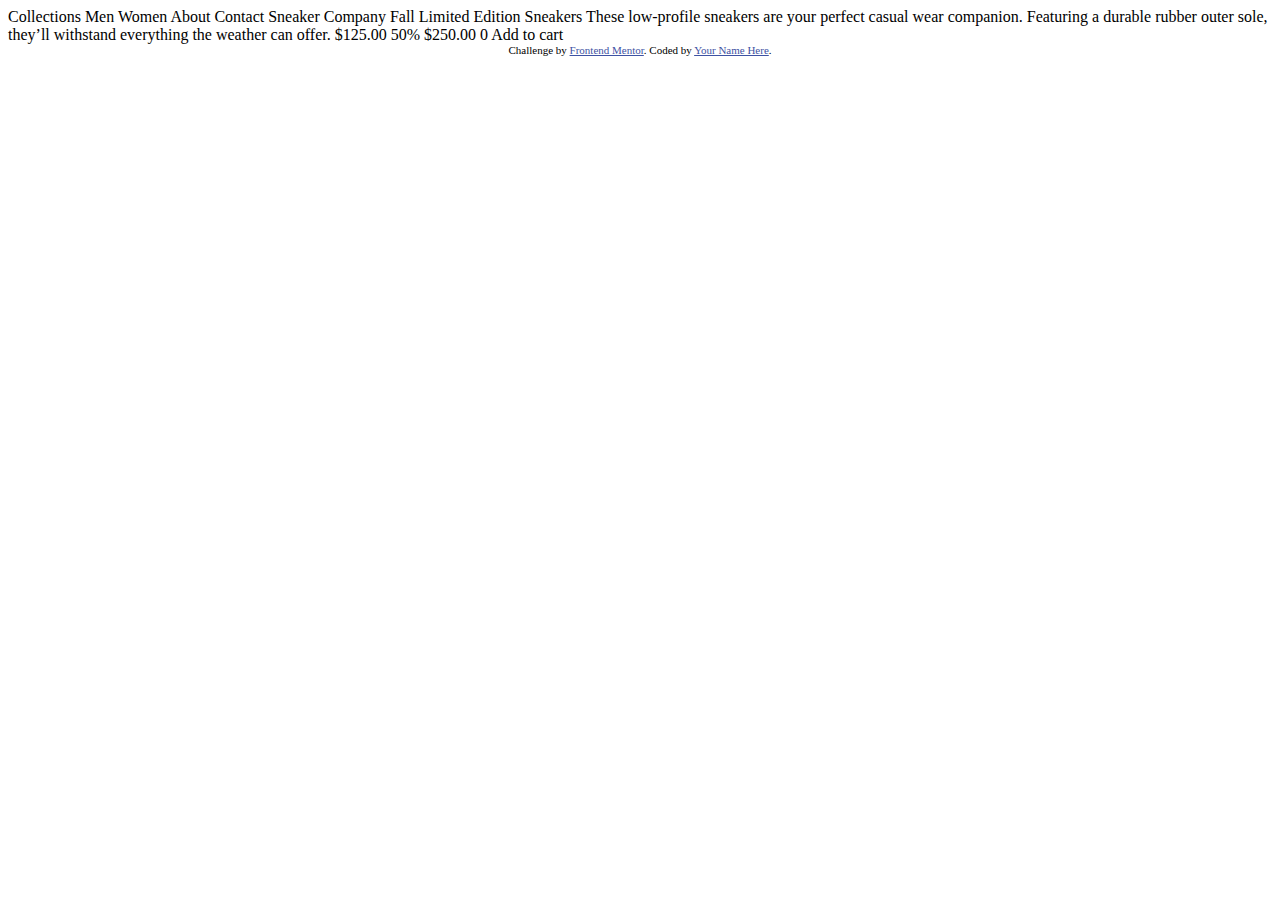
<file: final-imgs/index.html>
<!DOCTYPE html>
<html lang="en">
<head>
  <meta charset="UTF-8">
  <meta name="viewport" content="width=device-width, initial-scale=1.0"> <!-- displays site properly based on user's device -->

  <link rel="icon" type="image/png" sizes="32x32" href="./images/favicon-32x32.png">
  
  <title>Frontend Mentor | E-commerce product page</title>

  <!-- Feel free to remove these styles or customise in your own stylesheet 👍 -->
  <style>
    .attribution { font-size: 11px; text-align: center; }
    .attribution a { color: hsl(228, 45%, 44%); }
  </style>
</head>
<body>

  Collections
  Men
  Women
  About
  Contact

  Sneaker Company

  Fall Limited Edition Sneakers

  These low-profile sneakers are your perfect casual wear companion. Featuring a 
  durable rubber outer sole, they’ll withstand everything the weather can offer.

  $125.00
  50%
  $250.00

  0
  Add to cart
  
  <div class="attribution">
    Challenge by <a href="https://www.frontendmentor.io?ref=challenge" target="_blank">Frontend Mentor</a>. 
    Coded by <a href="#">Your Name Here</a>.
  </div>
</body>
</html>
</file>
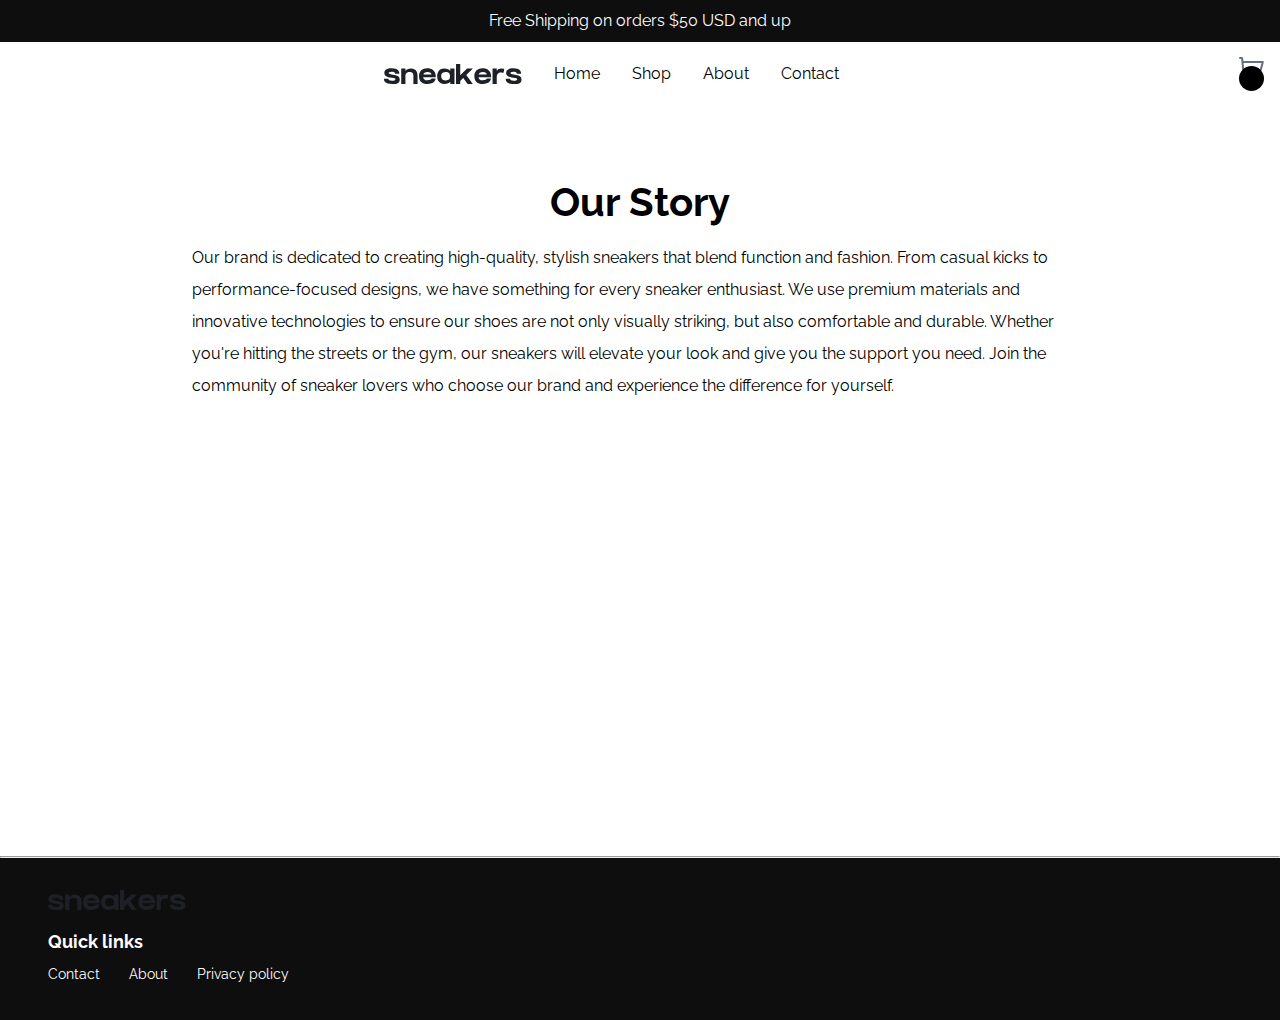
<file: about.html>
<!DOCTYPE html>
<html lang="en">
<head>
    <meta charset="UTF-8">
    <meta http-equiv="X-UA-Compatible" content="IE=edge">
    <meta name="viewport" content="width=device-width, initial-scale=1.0">
    <!-- bootstrap -->
    <script src="https://cdn.jsdelivr.net/npm/bootstrap@5.0.2/dist/js/bootstrap.bundle.min.js" 
    integrity="sha384-MrcW6ZMFYlzcLA8Nl+NtUVF0sA7MsXsP1UyJoMp4YLEuNSfAP+JcXn/tWtIaxVXM" crossorigin="anonymous"></script>
    <!-- custom font -->
    <link rel="preconnect" href="https://fonts.googleapis.com">
    <link rel="preconnect" href="https://fonts.gstatic.com" crossorigin>
    <link href="https://fonts.googleapis.com/css2?family=Raleway&family=Roboto&display=swap" rel="stylesheet">
    <link rel="icon" type="image/x-icon" href="/final-imgs/favicon-32x32.png">
    <!-- css styles -->
    <link rel="stylesheet" href="/css/final-main.css">
    <title>About us</title>

</head>
<body>
    <header>
        <p>Free Shipping on orders $50 USD and up</p>
    </header>
    <!-- <hr> -->
    <!-- navigation ----------------------------------------------------------------------------- -->
    <div id="nav">
        <div id="logo-menu-container">
            <div class="hamburger-nav">
                <span class="bar"></span>
                <span class="bar"></span>
                <span class="bar"></span>
            </div>
            <!-- mobile logo -->
            <a href="/index.html"><img src="/final-imgs/logo.svg" alt="logo" id="mobile-logo"></a>
            <!-- cart list -->
            <ul id="cart-list" class="cart-mobile">
                <li>
                    <a href="/cart.html">
                        <p id="cart-icon"><img src="/final-imgs/icon-cart.svg" alt="cart icon"></p>
                        <p class="cart-icon-quantity" id="home-cart"></p>
                    </a>
                </li>
            </ul>
        </div>

        
        <ul id="main-nav">
            <li><a href="/index.html"><img src="/final-imgs/logo.svg" alt="logo"></a></li>
            <li><a href="/index.html">Home</a></li>
            <li><a href="landing-page.html">Shop</a></li>
            <li><a href="/about.html">About</a></li>
            <li><a href="/contact.html">Contact</a></li>
        </ul>
        <ul id="cart-list" class="cart-web">
            <li>
                <a href="/cart.html">
                    <p id="cart-icon"><img src="/final-imgs/icon-cart.svg" alt="cart icon"></p>
                    <p class="cart-icon-quantity" id="home-cart" class="cart-web"></p>
                </a>
            </li>
        </ul>
    </div>
    <!-- mobile nav substitution -->
    <ul id="mobile-nav">
        <li><a href="/sneaker-a/index.html">Home</a></li>
        <li><a href="/landing-page.html">Shop</a></li>
        <li><a href="/about.html">About</a></li>
        <li><a href="/contact.html">Contact</a></li>
    </ul>
    
    <div class="container-fluid">
        <!-- banner section ------------------------------------------------------------------ -->

        <section id="about-page-section">
            <h1>Our Story</h1>
            <p>
                Our brand is dedicated to creating high-quality, stylish sneakers that blend function and fashion. 
                From casual kicks to performance-focused designs, we have something for every sneaker enthusiast. 
                We use premium materials and innovative technologies to ensure our shoes are not only visually striking, 
                but also comfortable and durable. Whether you're hitting the streets or the gym, our sneakers will elevate 
                your look and give you the support you need. Join the community of sneaker lovers who choose our brand and 
                experience the difference for yourself.
            </p>
        </section>

    </div>
    <hr>
    <footer>
        <a href="/index.html"><img src="/final-imgs/logo.svg" alt=""></a>
        <p>Quick links</p>
        <ul>
            <li><a href="/contact.html">Contact</a></li>
            <li><a href="/about.html">About</a></li>
            <li><a href="/privacy.html">Privacy policy</a></li>
        </ul>
    </footer>
<!----------------------------------------------Javascript---------------------------------------------------------------------->
<!-----------------------------------------------Javascript---------------------------------------------------------------------->
<!-----------------------------------------------Javascript---------------------------------------------------------------------->
    <script src="/js/final-project.js"></script>
</body>
</html>
</file>
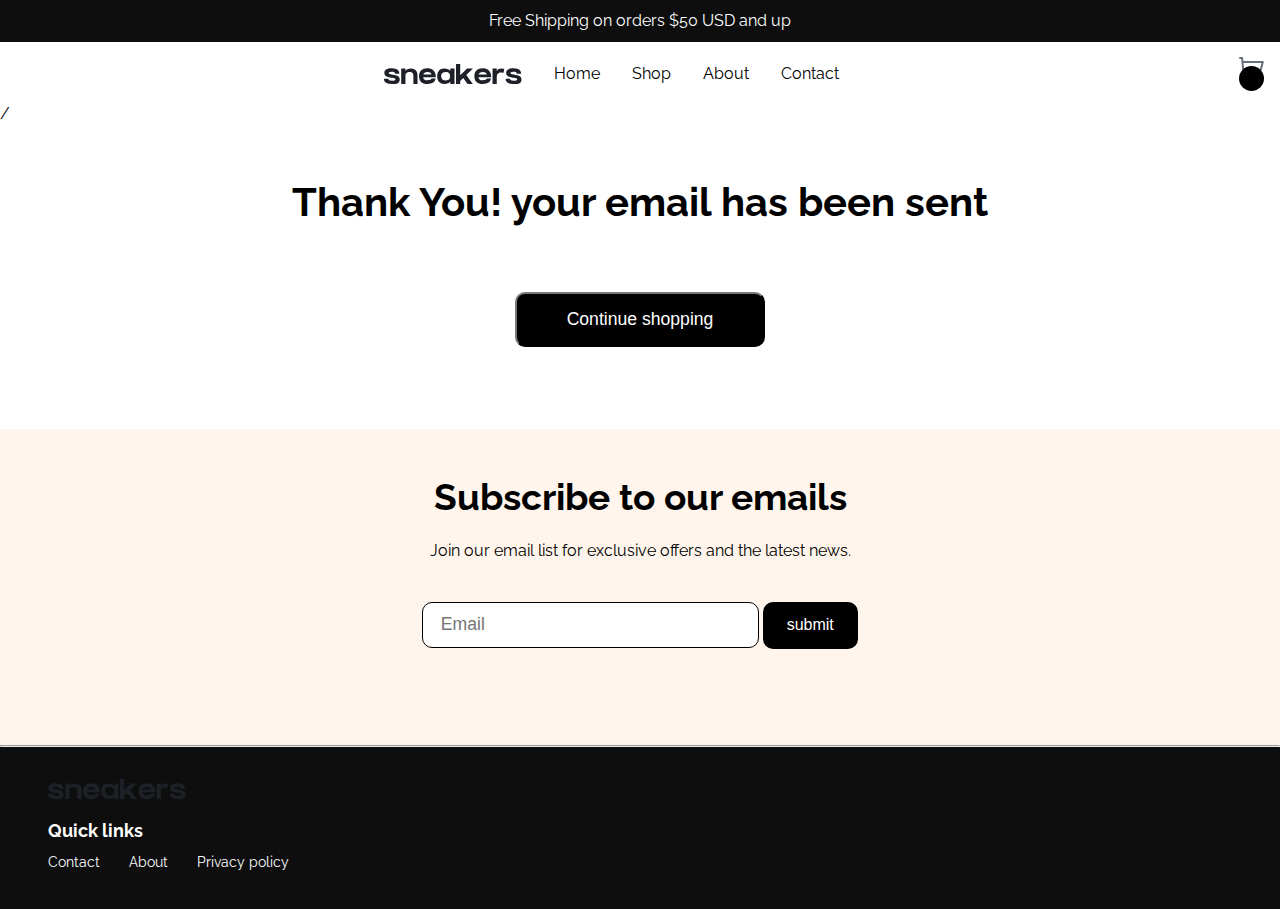
<file: confirmation.html>
<!DOCTYPE html>
<html lang="en">
<head>
    <meta charset="UTF-8">
    <meta http-equiv="X-UA-Compatible" content="IE=edge">
    <meta name="viewport" content="width=device-width, initial-scale=1.0">
    <!-- bootstrap -->
    <script src="https://cdn.jsdelivr.net/npm/bootstrap@5.0.2/dist/js/bootstrap.bundle.min.js" 
    integrity="sha384-MrcW6ZMFYlzcLA8Nl+NtUVF0sA7MsXsP1UyJoMp4YLEuNSfAP+JcXn/tWtIaxVXM" crossorigin="anonymous"></script>
    <!-- custom font -->
    <link rel="preconnect" href="https://fonts.googleapis.com">
    <link rel="preconnect" href="https://fonts.gstatic.com" crossorigin>
    <link href="https://fonts.googleapis.com/css2?family=Raleway&family=Roboto&display=swap" rel="stylesheet">
    <link rel="icon" type="image/x-icon" href="/final-imgs/favicon-32x32.png">
    <!-- css styles -->
    <link rel="stylesheet" href="/css/final-main.css">
    <title>Your Shopping Cart</title>

</head>
<body>
    <header>
        <p>Free Shipping on orders $50 USD and up</p>
    </header>
    <!-- <hr> -->
    <!-- navigation ----------------------------------------------------------------------------- -->
    <div id="nav">
        <div id="logo-menu-container">
            <div class="hamburger-nav">
                <span class="bar"></span>
                <span class="bar"></span>
                <span class="bar"></span>
            </div>
            <!-- mobile logo -->
            <a href="/index.html"><img src="/final-imgs/logo.svg" alt="logo" id="mobile-logo"></a>
            <!-- cart list -->
            <ul id="cart-list" class="cart-mobile">
                <li>
                    <a href="/cart.html">
                        <p id="cart-icon"><img src="/final-imgs/icon-cart.svg" alt="cart icon"></p>
                        <p class="cart-icon-quantity" id="home-cart"></p>
                    </a>
                </li>
            </ul>
        </div>

        
        <ul id="main-nav">
            <li><a href="/index.html"><img src="/final-imgs/logo.svg" alt="logo"></a></li>
            <li><a href="/index.html">Home</a></li>
            <li><a href="/landing-page.html">Shop</a></li>
            <li><a href="/about.html">About</a></li>
            <li><a href="/contact.html">Contact</a></li>
        </ul>
        <ul id="cart-list" class="cart-web">
            <li>
                <a href="/cart.html">
                    <p id="cart-icon"><img src="/final-imgs/icon-cart.svg" alt="cart icon"></p>
                    <p class="cart-icon-quantity" id="home-cart" class="cart-web"></p>
                </a>
            </li>
        </ul>
    </div>
    <!-- mobile nav substitution -->
    <ul id="mobile-nav">
        <li><a href="/index.html">Home</a></li>
        <li><a href="/landing-page.html">Shop</a></li>
        <li><a href="/about.html">About</a></li>
        <li><a href="/contact.html">Contact</a></li>
    </ul>/

    <div class="container-fluid">

        <section id="cart-section">
            <div id="cart-empty">
                <h1 id="cart-empty-h1 confimed-text">Thank You! your email has been sent</h1>
                <div class="cart-empty-button-container">
                    <a href="/landing-page.html">
                        <input type="button" value="Continue shopping" id="cart_empty-btn">
                    </a>
                </div>
            </div>

        </section>
    <!-- email sbscription -->
        <div id="email-subscription">
            <h2>Subscribe to our emails</h2>
            <p>Join our email list for exclusive offers and the latest news.</p>
            <div id="email-input-container">
                <input type="email" placeholder="Email" autocomplete="email" autocorect="off" value="" class="subscribtion-email">
                <button class="subscription-btn">submit</button>
            </div>
        </div>
    </div>
    <hr>
    <footer>
        <a href="/index.html"><img src="/final-imgs/logo.svg" alt=""></a>
        <p>Quick links</p>
        <ul>
            <li><a href="/contact.html">Contact</a></li>
            <li><a href="/about.html">About</a></li>
            <li><a href="/privacy.html">Privacy policy</a></li>
        </ul>
    </footer>
<!-----------------------------------------------Javascript---------------------------------------------------------------------->
    <script src="/js/final-project.js"></script>
</body>
</html>
</file>
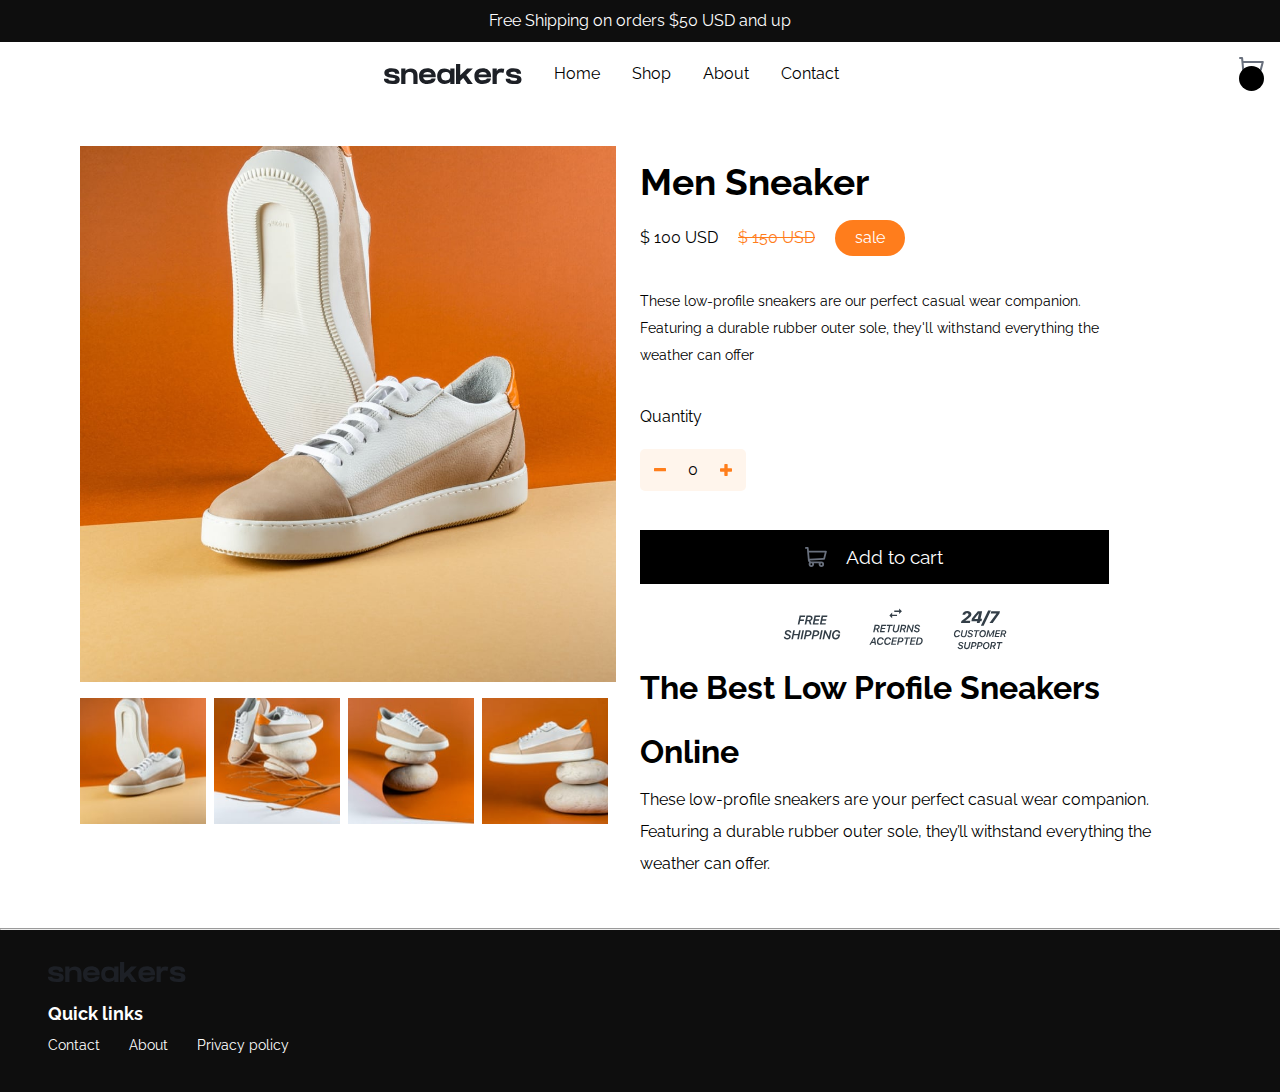
<file: landing-page.html>
<!DOCTYPE html>
<html lang="en">
<head>
    <meta charset="UTF-8">
    <meta http-equiv="X-UA-Compatible" content="IE=edge">
    <meta name="viewport" content="width=device-width, initial-scale=1.0">
    <!-- bootstrap -->
    <script src="https://cdn.jsdelivr.net/npm/bootstrap@5.0.2/dist/js/bootstrap.bundle.min.js" 
    integrity="sha384-MrcW6ZMFYlzcLA8Nl+NtUVF0sA7MsXsP1UyJoMp4YLEuNSfAP+JcXn/tWtIaxVXM" crossorigin="anonymous"></script>
    <!-- custom font -->
    <link rel="preconnect" href="https://fonts.googleapis.com">
    <link rel="preconnect" href="https://fonts.gstatic.com" crossorigin>
    <link href="https://fonts.googleapis.com/css2?family=Raleway&family=Roboto&display=swap" rel="stylesheet">
    <link rel="icon" type="image/x-icon" href="/final-imgs/favicon-32x32.png">
    <!-- css styles -->
    <link rel="stylesheet" href="/css/final-main.css">
    <title>Unisex Flat Casual Sneaker</title>

</head>
<body>
    <header>
        <p>Free Shipping on orders $50 USD and up</p>
    </header>
    <!-- navigation ----------------------------------------------------------------------------- -->
    <div id="nav">
        <div id="logo-menu-container">
            <div class="hamburger-nav">
                <span class="bar"></span>
                <span class="bar"></span>
                <span class="bar"></span>
            </div>
            <!-- mobile logo -->
            <a href="/index.html"><img src="/final-imgs/logo.svg" alt="logo" id="mobile-logo"></a>
            <!-- cart list -->
            <ul id="cart-list" class="cart-mobile">
                <li>
                    <a href="/cart.html">
                        <p id="cart-icon"><img src="/final-imgs/icon-cart.svg" alt="cart icon"></p>
                        <p class="cart-icon-quantity" id="home-cart"></p>
                    </a>
                </li>
            </ul>
        </div>

        
        <ul id="main-nav">
            <li><a href="/index.html"><img src="/final-imgs/logo.svg" alt="logo"></a></li>
            <li><a href="/index.html">Home</a></li>
            <li><a href="/landing-page.html">Shop</a></li>
            <li><a href="/about.html">About</a></li>
            <li><a href="/contact.html">Contact</a></li>
        </ul>
        <ul id="cart-list" class="cart-web">
            <li>
                <a href="/cart.html">
                    <p id="cart-icon"><img src="/final-imgs/icon-cart.svg" alt="cart icon"></p>
                    <p class="cart-icon-quantity" id="home-cart" class="cart-web"></p>
                </a>
            </li>
        </ul>
    </div>
    <!-- mobile nav substitution -->
    <ul id="mobile-nav">
        <li><a href="/index.html">Home</a></li>
        <li><a href="/landing-page.html">Shop</a></li>
        <li><a href="/about.html">About</a></li>
        <li><a href="/contact.html">Contact</a></li>
    </ul>

    <div class="container-fluid">

        <section id="product-card">
            <!-- product photo carousel section ------------------------------------------------------------------ -->
        
            <div id="photo-carousel">
                <p class="main-img"><img src="/final-imgs/image-product-1.jpg" alt="" id="carousel-main"></p>
                <ul id="carousel-list">
                    <li>
                        <a href="/final-imgs/image-product-1.jpg">
                            <img src="/final-imgs/image-product-1-thumbnail.jpg" alt="" class="thumbnail-carousel">
                        </a>
                    </li>
                    <li>
                        <a href="/final-imgs/image-product-2.jpg">
                            <img src="/final-imgs/image-product-2-thumbnail.jpg" alt="" class="thumbnail-carousel">
                        </a>
                    </li>
                    <li>
                        <a href="/final-imgs/image-product-3.jpg">
                            <img src="/final-imgs/image-product-3-thumbnail.jpg" alt="" class="thumbnail-carousel">
                        </a>
                    </li>
                    <li>
                        <a href="/final-imgs/image-product-4.jpg">
                            <img src="/final-imgs/image-product-4-thumbnail.jpg" alt="" class="thumbnail-carousel">
                        </a>
                    </li>
                </ul>
            </div>            
<!-- -----------------------------Product info and description ----------------------------------------------- -->
<!-- -----------------------------Product info and description ----------------------------------------------- -->
<!-- -----------------------------Product info and description ----------------------------------------------- -->
            <div>
                <h2 class="product-name">Unisex Flat Casual Sneaker</h2>
                <p>
                    <span class="price"></span> &nbsp; &nbsp;
                    <span class="price-compared"></span> &nbsp; &nbsp;
                    <span class="card-sale-promo">sale</span>
                </p>
                <br>
                <p class="card-description">
                    These low-profile sneakers are our perfect casual wear
                    companion. Featuring a durable rubber outer sole, they'll
                    withstand everything the weather can offer
                </p>
                <br>
                <p>Quantity</p>
                <div class="quantity">
                    <img src="/final-imgs/icon-minus.svg" alt="minus icon" class="minus">
                    &nbsp;
                    &nbsp;
                    <p class="quantity-num">0</p>
                    &nbsp;
                    &nbsp;
                    <img src="/final-imgs/icon-plus.svg" alt="plus icon" class="plus">
                </div>
                <a href="/cart.html" id="cta-link">
                <p class="card-cta landing-page-card-cta">
                    <img src="/final-imgs/icon-cart.svg" alt="cart"> &nbsp; &nbsp;
                    Add to cart
                </p>
                </a>
                <!--------------trust badges ------------------------>
                <div id="card-trust-badge">
                    <span><img src="/final-imgs/badge1.svg" alt="free shipping trust badge"></span>
                    &nbsp;
                    <span><img src="/final-imgs/pay-badge2.svg" alt="return accepted trust badge"></span>
                    &nbsp;
                    <span><img src="/final-imgs/pay-badge3.svg" alt="24/7 customer support trust badge"></span>
                </div>
                <!--------------------------product description----------------------------------------->
                <div class="product-description">
                    <h3>The Best Low Profile Sneakers Online</h3>
                    <p>
                        These low-profile sneakers are your perfect casual wear companion. Featuring a 
                        durable rubber outer sole, they’ll withstand everything the weather can offer.
                    </p>
                </div>
            </div>

        </section>
    </div>
    <hr>
    <footer>
        <a href="/index.html"><img src="/final-imgs/logo.svg" alt=""></a>
        <p>Quick links</p>
        <ul>
            <li><a href="/contact.html">Contact</a></li>
            <li><a href="/about.html">About</a></li>
            <li><a href="/privacy.html">Privacy policy</a></li>
        </ul>
    </footer>
<!-----------------------------------------------Javascript---------------------------------------------------------------------->
    <script src="/js/final-project.js"></script>
</body>
</html>
</file>
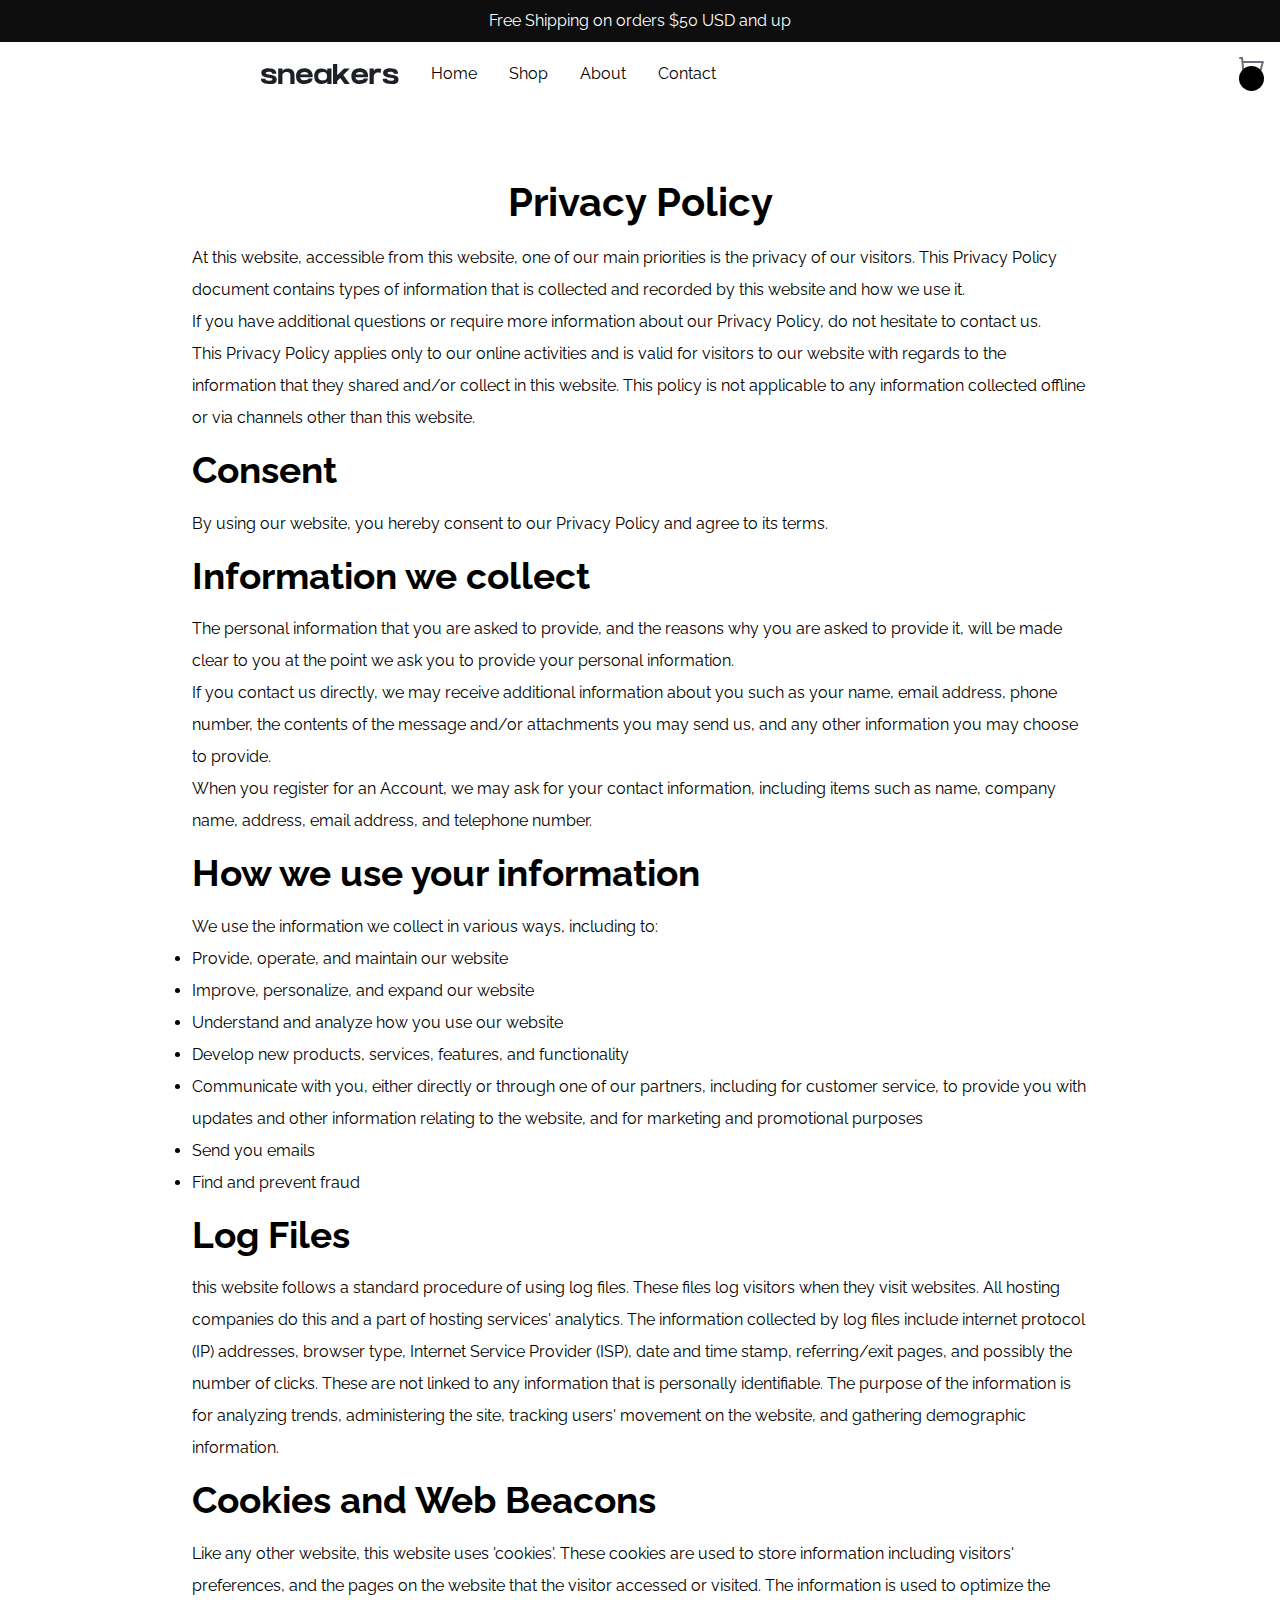
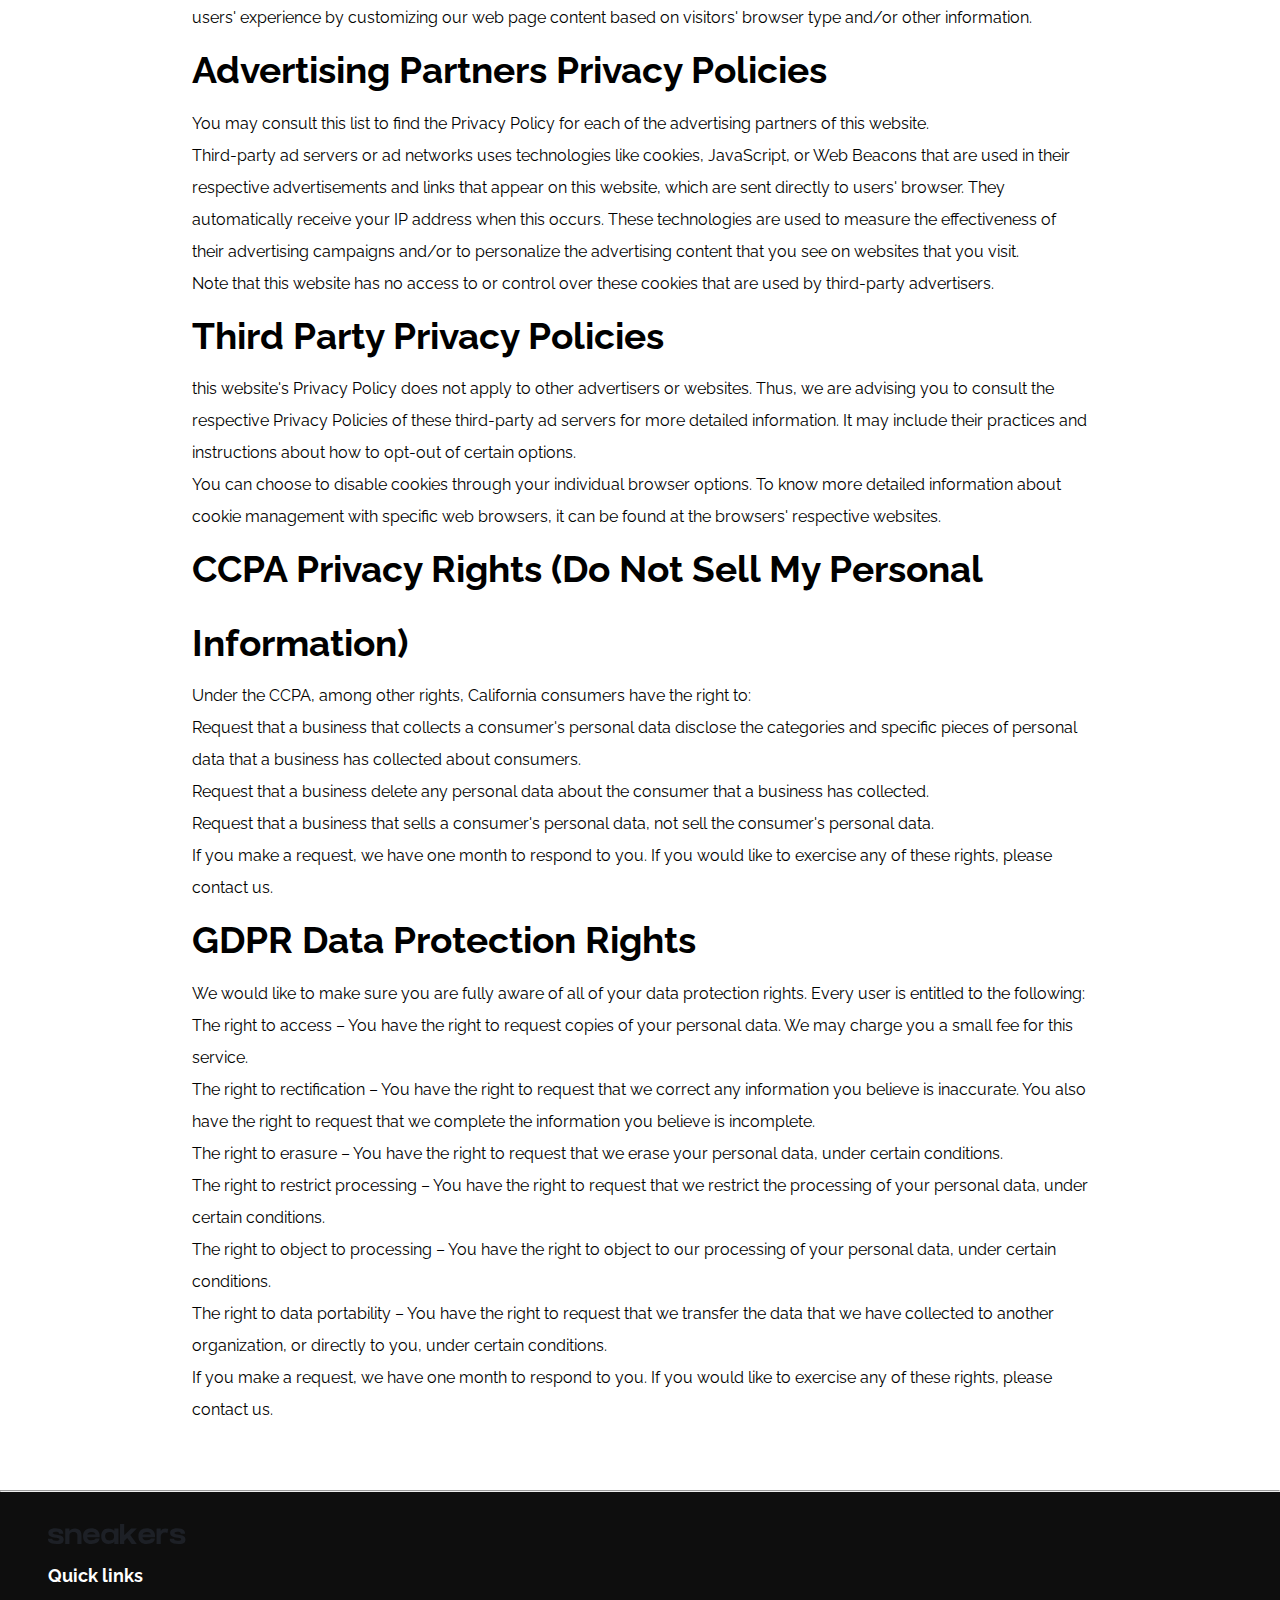
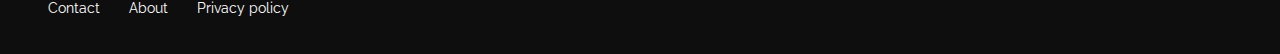
<file: privacy.html>
<!DOCTYPE html>
<html lang="en">
<head>
    <meta charset="UTF-8">
    <meta http-equiv="X-UA-Compatible" content="IE=edge">
    <meta name="viewport" content="width=device-width, initial-scale=1.0">
    <!-- bootstrap -->
    <script src="https://cdn.jsdelivr.net/npm/bootstrap@5.0.2/dist/js/bootstrap.bundle.min.js" 
    integrity="sha384-MrcW6ZMFYlzcLA8Nl+NtUVF0sA7MsXsP1UyJoMp4YLEuNSfAP+JcXn/tWtIaxVXM" crossorigin="anonymous"></script>
    <!-- custom font -->
    <link rel="preconnect" href="https://fonts.googleapis.com">
    <link rel="preconnect" href="https://fonts.gstatic.com" crossorigin>
    <link href="https://fonts.googleapis.com/css2?family=Raleway&family=Roboto&display=swap" rel="stylesheet">
    <link rel="icon" type="image/x-icon" href="/final-imgs/favicon-32x32.png">
    <!-- css styles -->
    <link rel="stylesheet" href="/css/final-main.css">
    <title>Privacy policy</title>

</head>
<body>
    <header>
        <p>Free Shipping on orders $50 USD and up</p>
    </header>
    <!-- navigation ----------------------------------------------------------------------------- -->
    <div id="nav">
        <div id="logo-menu-container">
            <div class="hamburger-nav">
                <span class="bar"></span>
                <span class="bar"></span>
                <span class="bar"></span>
            </div>
            <!-- mobile logo -->
            <a href="/index.html"><img src="/final-imgs/logo.svg" alt="logo" id="mobile-logo"></a>
            <!-- cart list -->
            <ul id="cart-list" class="cart-mobile">
                <li>
                    <a href="/cart.html">
                        <p id="cart-icon"><img src="/final-imgs/icon-cart.svg" alt="cart icon"></p>
                        <p class="cart-icon-quantity" id="home-cart"></p>
                    </a>
                </li>
            </ul>
        </div>

        
        <ul id="main-nav">
            <li><a href="/index.html"><img src="/final-imgs/logo.svg" alt="logo"></a></li>
            <li><a href="/index.html">Home</a></li>
            <li><a href="/landing-page.html">Shop</a></li>
            <li><a href="/about.html">About</a></li>
            <li><a href="/contact.html">Contact</js-project/a></li>
        </ul>
        <ul id="cart-list" class="cart-web">
            <li>
                <a href="/cart.html">
                    <p id="cart-icon"><img src="/final-imgs/icon-cart.svg" alt="cart icon"></p>
                    <p class="cart-icon-quantity" id="home-cart" class="cart-web"></p>
                </a>
            </li>
        </ul>
    </div>
    <!-- mobile nav substitution -->
    <ul id="mobile-nav">
        <li><a href="/index.html">Home</a></li>
        <li><a href="/landing-page.html">Shop</a></li>
        <li><a href="/about.html">About</a></li>
        <li><a href="/contact.html">Contact</a></li>
    </ul>

    <div class="container-fluid">

        <section id="about-page-section" class="privacy">
            <h1>Privacy Policy </h1>
            <p>At this website, accessible from this website, one of our main priorities is the privacy of our visitors. 
                This Privacy Policy document contains types of information that is collected and recorded by this website and how we use it.
            </p>
            <p>If you have additional questions or require more information about our Privacy Policy, do not hesitate to contact us.</p>
            <p>This Privacy Policy applies only to our online activities and is valid for visitors to our website with regards to 
                the information that they shared and/or collect in this website. This policy is not applicable to any information 
                collected offline or via channels other than this website.&nbsp;</p>
            <h2>Consent</h2>
            <p>By using our website, you hereby consent to our Privacy Policy and agree to its terms.</p>
            <h2>Information we collect</h2>
            <p>The personal information that you are asked to provide, and the reasons why you are asked to provide it, 
                will be made clear to you at the point we ask you to provide your personal information.</p>
            <p>If you contact us directly, we may receive additional information about you such as your name, email address, 
                phone number, the contents of the message and/or attachments you may send us, and any other information you 
                may choose to provide.</p>
            <p>When you register for an Account, we may ask for your contact information, including items such as name, 
                company name, address, email address, and telephone number.</p>
            <h2>How we use your information</h2>
            <p>We use the information we collect in various ways, including to:</p>
            <ul>
                <li>Provide, operate, and maintain our website</li>
                <li>Improve, personalize, and expand our website</li>
                <li>Understand and analyze how you use our website</li>
                <li>Develop new products, services, features, and functionality</li>
                <li>Communicate with you, either directly or through one of our partners, including for customer service, to provide you with 
                    updates and other information relating to the website, and for marketing and promotional purposes</li>
                <li>Send you emails</li>
                <li>Find and prevent fraud</li>
            </ul>
            <h2>Log Files</h2>
            <p>this website follows a standard procedure of using log files. These files log visitors when they visit websites. 
                All hosting companies do this and a part of hosting services' analytics. The information collected by log files 
                include internet protocol (IP) addresses, browser type, Internet Service Provider (ISP), date and time stamp, 
                referring/exit pages, and possibly the number of clicks. These are not linked to any information that is personally 
                identifiable. The purpose of the information is for analyzing trends, administering the site, tracking users' 
                movement on the website, and gathering demographic information.</p>
            <h2>Cookies and Web Beacons</h2>
            <p>Like any other website, this website uses 'cookies'. These cookies are used to store information including visitors' preferences, 
                and the pages on the website that the visitor accessed or visited. The information is used to optimize the users' experience 
                by customizing our web page content based on visitors' browser type and/or other information.</p>
            <h2>Advertising Partners Privacy Policies</h2>
            <p>You may consult this list to find the Privacy Policy for each of the advertising partners of this website.</p>
            <p>Third-party ad servers or ad networks uses technologies like cookies, JavaScript, or Web Beacons that are used in their 
                respective advertisements and links that appear on this website, which are sent directly to users' browser. They automatically 
                receive your IP address when this occurs. These technologies are used to measure the effectiveness of their advertising campaigns 
                and/or to personalize the advertising content that you see on websites that you visit.</p>
            <p>Note that this website has no access to or control over these cookies that are used by third-party advertisers.</p>
            <h2>Third Party Privacy Policies</h2>
            <p>this website's Privacy Policy does not apply to other advertisers or websites. Thus, we are advising you to consult the respective 
                Privacy Policies of these third-party ad servers for more detailed information. It may include their practices and instructions 
                about how to opt-out of certain options.</p>
            <p>You can choose to disable cookies through your individual browser options. To know more detailed information about cookie 
                management with specific web browsers, it can be found at the browsers' respective websites.</p>
            <h2>CCPA Privacy Rights (Do Not Sell My Personal Information)</h2>
            <p>Under the CCPA, among other rights, California consumers have the right to:</p>
            <p>Request that a business that collects a consumer's personal data disclose the categories and specific pieces of personal data 
                that a business has collected about consumers.</p>
            <p>Request that a business delete any personal data about the consumer that a business has collected.</p>
            <p>Request that a business that sells a consumer's personal data, not sell the consumer's personal data.</p>
            <p>If you make a request, we have one month to respond to you. If you would like to exercise any of these rights, please contact us.</p>
            <h2>GDPR Data Protection Rights</h2>
            <p>We would like to make sure you are fully aware of all of your data protection rights. Every user is entitled to the following:</p>
            <p>The right to access – You have the right to request copies of your personal data. We may charge you a small fee for this service.</p>
            <p>The right to rectification – You have the right to request that we correct any information you believe is inaccurate. You also have 
                the right to request that we complete the information you believe is incomplete.</p>
            <p>The right to erasure – You have the right to request that we erase your personal data, under certain conditions.</p>
            <p>The right to restrict processing – You have the right to request that we restrict the processing of your personal data, under certain conditions.</p>
            <p>The right to object to processing – You have the right to object to our processing of your personal data, under certain conditions.</p>
            <p>The right to data portability – You have the right to request that we transfer the data that we have collected to another organization, 
                or directly to you, under certain conditions.</p>
            <p>If you make a request, we have one month to respond to you. If you would like to exercise any of these rights, please contact us.</p>
        </section>

    </div>
    <hr>
    <footer>
        <a href="/index.html"><img src="/final-imgs/logo.svg" alt=""></a>
        <p>Quick links</p>
        <ul>
            <li><a href="/contact.html">Contact</a></li>
            <li><a href="/about.html">About</a></li>
            <li><a href="/privacy.html">Privacy policy</a></li>
        </ul>
    </footer>
<!-----------------------------------------------Javascript---------------------------------------------------------------------->
    <script src="/js/final-project.js"></script>
</body>
</html>
</file>
<file: css/final-main.css>
* {
    margin: 0;
    padding: 0;
}

img {
    display: block;
}

:root {
    --main-font: raleway;
    --fs-rg: 1rem;
    --h1-size: 2.5rem;
    --h2-size: 2.3rem;
    --h3-size: 2rem;
    --clr-black: #000;
    --clr-grey: #262626;
    --main-color: #ff7d1c;
    --clr-white: #fff;
    --accent: #fff5ec;
    --head-footer-color: #0e0e0e;
}

/* typography */

html {
    font-family: var(--main-font);
    font-size: var(--fs-rg);
    line-height: 2;
}

h1 {
    font-size: var(--h1-size);
    text-align: center;
}

h2 {
    font-size: var(--h2-size);
}

h3 {
    font-size: var(--h3-size);
}

header,
footer {
    color: var(--clr-white);
    background-color: var(--head-footer-color);
}

/* general */

img {
    cursor: pointer;
}

section {
    margin: 2em 0;
}

.container-fluid {
    width: 100vw !important;
}


/* header & navigation styles*/
header {
    padding: 5px 0;
}

header p {
    text-align: center;
    color: var(--clr-white);
}


#nav {
    display: flex;
    justify-content: space-between;
    padding-top: .5em;
    height: 3em;
}

#cart-icon img{
    min-width: 25px;
    margin-bottom: -13px;
    cursor: pointer;
}

.cart-icon-quantity {
    display: flex;
    justify-content: center;
    align-items: center;
    text-align: center;
    background-color: var(--clr-black);
    color: var(--clr-white);
    border-radius: 50%;
    font-size: 10pt;
    font-weight: 800;
    position: relative;
    cursor: pointer;
    width: 25px;
    height: 25px;
}

/* cart icon on active */
.cart-icon-quantity.active {
    display: flex;
    align-items: center;
    justify-content: center;
}


#nav ul {
    display: flex;
    justify-content: left;
    align-items: center;
    /* margin-left: 3em; */
}

#nav li {
    margin: 0 1em;
    list-style: none;
}

#nav a {
    text-decoration: none;
    color: var(--clr-black);
}

#cart {
    text-align: right;
}

/* hamurger menu */

#mobile-logo {
    display: none;
}

#mobile-nav {
    display: none;
}

.hamburger-nav {
    display: none;
    flex-direction: column;
    padding-left: 1em;
    cursor: pointer;
    transition: all 1s ease-in-out;
}

.bar {
    padding: 1px;
    margin: 3px 0;
    background-color: #000;
    color: #000;
    cursor: pointer;
    transition: all 1s ease-in-out;
}

.bar:hover {
    background-color: var(--clr-grey);
}

/* banner */

#banner {
    display: grid;
    grid-template-columns: 50% 50%;
    justify-content: space-evenly;
}

#banner img {
    max-width: 100%;
}


#home-section-about {
    display: flex;
    flex-direction: column;
    align-items: center;
    text-align: center;
}

#home-section-about h1 {
    font-size: 3rem !important;
}

#home-section-about a {
    background-color: var(--clr-black);
    color: var(--clr-white);
    padding: 5px 15px;
    border-radius: 20px;
    text-decoration: none;
    margin-top: 10px;
}

#home-section-about a:hover {
    background-color: rgb(64, 64, 64);
}

#home-section-about p {
    text-align: center;
    width: 40em;
}

#home-product-card {
    display: grid;
    grid-template-columns: 50% 50%;
    justify-content: space-between;
    align-items: flex-start;
    text-align: left;
    padding: 0 10%;
    margin: 5em 0;
}

#home-product-card div {
    margin-right: 5em;
}

/* ----------------------------------------testimonial styles --------------------------------- */
/* ----------------------------------------testimonial styles --------------------------------- */
/* ----------------------------------------testimonial styles --------------------------------- */

#testimonial-section {
    display: flex;
    flex-direction: row;
    justify-content: space-around;
    align-items: center;
    padding: 3em 0;
    background-color: #fffbf7;
    margin: 0 auto;
}

.testimonial-inner {
    display: block;
    align-items: center;
    justify-content: center;
    text-align: center;
}

.testimonial-inner img {
    max-width: 190px;
    border-radius: 50%;
    margin: 0 auto;
    cursor: auto;
}

.testimonial-inner p {
    max-width: 100%;
    text-align: center;
    padding: 0 1em;
}

.testimonial-inner span {
    font-size: 1.5rem;
}


/* ------------------------------------------------landing page styles--------------------------------------------------- */
/* ------------------------------------------------landing page styles--------------------------------------------------- */
/* ------------------------------------------------landing page styles--------------------------------------------------- */
.card-img img {
    max-width: 100%;
}

#card-trust-badge {
    display: flex;
    justify-content: center;
    margin-top: 1em;
}

#card-trust-badge img {
    max-width: 80px;
}

/* card prices styles */

.price-compared {
    text-decoration-line: line-through;
    color: var(--main-color);
}

.card-sale-promo {
    display: inline-flex;
    align-items: center;
    justify-content: center;
    text-align: center;
    background-color: var(--main-color);
    color: var(--clr-white);
    padding: 2px 20px;
    border-radius: 20px;
}

/* quantity selectory style */
.quantity {
    display: flex;
    justify-content: center;
    align-items: center;
    border-radius: 5px;
    width: 6em;
    padding: 5px;
    margin-top: 1em;
    background: var(--accent);
}

.quantity-num {
    margin: 0 10px;
}

/* card add to cart */

.card-cta {
    display: flex;
    justify-content: center;
    align-items: center;
    text-align: center;
    background: var(--clr-black);
    padding:8px 20px;
    width: 25em;
    cursor: pointer;
    margin-top: 2em;
}

.home-card-cta {
    display: flex;
    justify-content: center;
    align-items: center;
    text-align: center;
    background: var(--clr-black);
    padding: 8px 20px;
    width: 25em;
    cursor: pointer;
    margin-top: 2em;
    border-radius: 50px !important;
}

.card-cta:hover {
    background: var(--clr-grey); 
}

.card-cta a {
    text-decoration: none;
    color: var(--clr-white);
    font-size: 1.1rem;
    font-weight: 900;
    text-align: center;
}

#home-cta-link {
    color: var(--clr-white);
    text-decoration: none;
    font-size: 1rem;
}

.card-description {
    font-size: .85rem;
    width: 90%;
}

/*  ------------------------------------------------------------------------------------------------------------------------------------------------------------------------------ */
/* footer styles */

footer {
    display: flex;
    flex-direction: column;
    padding: 2em 3em;
}

footer ul {
    display: flex;
}

footer li {
    margin-right: 2em;
}

footer img {
    margin-right: 1.5em;
    margin-bottom: 1em;
}

footer p {
    font-size: 1.1rem;
    font-weight: bold;
    color: var(--clr-white);
}

footer li, footer a {
    color: var(--clr-white);
    text-decoration: none;
    list-style: none;
    font-size: .9rem;
}

/*  ------------------------------------------------------------------------------------------------------------------------------------------------------------------------------ */
/*  ------------------------------------------------------------------------------------------------------------------------------------------------------------------------------ */
/*  ------------------------------------------------------------------------------------------------------------------------------------------------------------------------------ */
/*  ------------------------------------------------------------------------------------------------------------------------------------------------------------------------------ */
/*  ------------------------------------------------------------------------------------------------------------------------------------------------------------------------------ */
/*  ------------------------------------------------------------------------------------------------------------------------------------------------------------------------------ */

/* landing page styles */
.carousel-img {
    max-width: 650px;
}

#product-carousel {
    margin: 0;
    padding: 0;
}

#product-card div {
    margin-right: 1.5em;
}

#product-carousel {
    margin: 0;
}

#product-card {
    display: grid;
    grid-template-columns: 50% 50%;
    justify-content: flex-start;
    align-items: flex-start;
    text-align: left;
    padding: 0 5em;
    margin: 3em 0;
}

.landing-page-card-cta {
    width: 80%;
}

#cta-link {
    color: var(--clr-white);
    text-decoration: none;
    font-size: 1.2rem;
}

.main-img img{
    max-width: 100%;
}

#photo-carousel ul {
    display: grid;
    grid-template-columns: 25% 25% 25% 25%;
}

#photo-carousel ul img {
    max-width: 100%;
    margin-top: 1em;
}

#photo-carousel ul img:hover {
    transform: scale(1.1);
}

#photo-carousel li {
    list-style: none;
    margin-right: .5em;
}

/*  ------------------------------------------------------------------------------------------------------------------------------------------------------------------------------ */
/*  ---------------------------------------------------------------About page----------------------------------------------------------------------------------------------------- */

#about-page-section {
    min-height: 70vh;
    padding: 2em 15%;
}

/*  ------------------------------------------------------------------------------------------------------------------------------------------------------------------------------ */
/*  ---------------------------------------------------------------cart page----------------------------------------------------------------------------------------------------- */
.cart {
    padding: 2em;
    background-color: var(--accent);
    display: flex;
    flex-direction: row;
    justify-content: space-between;
    align-items: flex-start;
}

.cart-mobile {
    display: none !important;
}

#cart-full {
    display: none;
}

#cart-h1 {
    text-align: left;
    padding-left: 10px;
}

.cart-quantity {
    display: flex;
    justify-content: center;
    align-items: center;
    border-radius: 5px;
    width: 9em;
    padding: 5px;
    margin-top: 1em;
    background-color: #fff;
    border: solid 1px;
}

.cart-empty-button-container {
    display: block;
    text-align: center;
    padding: 50px;
}

#cart_empty-btn {
    padding: 15px 50px;
    border-color: var(--clr-grey);
    border-radius: 10px;
    background-color: var(--clr-black);
    color: var(--clr-white);
    font-size: 1.1rem;
    cursor: pointer;
}

#cart_empty-btn:hover {
    background-color: var(--clr-grey);
}


#inner-div1 {
    display: flex;
}

#inner-div1 span {
    margin-left: 1em;
}

#inner-div1 span h4 {
    font-weight: 900;
    font-size: 1.2rem;
}

#inner-div1 span p {
    text-align: left;
}

#email-subscription {
    text-align: center;
    background-color: var(--accent);
    padding: 2em 0 6em;
}

#email-input-container input {
    width: 17em;
    height: 1.3em;
    padding: .6em 1em;
    font-size: 1.1rem;
    margin-top: 2em;
    border: solid black 1px;
    border-radius: 10px;
}

.subscription-btn {
    color: var(--clr-white);
    background-color: var(--clr-black);
    border: none;
    padding: .9em 1.5em;
    font-size: 1rem;
    border-radius: 10px;
    cursor: pointer;
}

.subscription-btn:hover{
    background-color: var(--clr-grey);

}

/* media queries */

@media (max-width:950px) {

    /* general styles */

    #nav li {
        font-size: 1.4rem;
    }

    #cart-list {
        display: block;
        align-items: center !important;
        justify-content: center !important;
    }

    #cart-icon img {
        min-width: 100% !important;
        align-items: center;
    }

    p {
        font-size: 1.2rem;
    }

    h2 {
        font-size: 1.9rem;
    }

    /* home page */
    #home-section-about p {
        width: 90%;
    }

    #home-section-about a {
        font-size:     1.5rem;
        padding-left:  1.5em;
        padding-right: 1.5em;
    }

    #home-product-card img{
        max-width: 400px;
    }

    #home-product-card {
        padding-left:    10px;
        padding-right:   0;
        grid-column-gap: 2em;
        align-items: center;
    }

    #home-product-card div {
        margin-left: 0 !important;
    }

    .home-card-cta {
        margin-top: 0 !important;
        width:      90% !important;
    }

    .testimonial-inner img {
        max-width: 150px !important;
    }

    .testimonial-inner h3 {
        font-size: 1.5rem;
    }

    .testimonial-inner p {
        font-size: 100% !important;
    }

    /* landing page */

    .product-description {
        padding-bottom: 1em !important;
    }

    /* about page */

    #about-page-section {
        padding-left:  10% !important;
        padding-right: 10% !important;
    }

    /* footer */
    footer p{
        font-size: 1.4rem;
    }

    footer li, footer a {
        font-size: 1.4rem;
    }

}

/* tablets & ipdas responsiveness */

@media (max-width:830px) {
    /* typography */
    #home-section-about h1 {
        font-size: 2rem !important;
    }

    #home-product-card h2 {
        font-size: 1.8rem !important;
    }

    #home-section-about a {
        font-size: 1rem;
    }

    .home-card-cta {
        font-size: 1rem !important;
    }
    
    /* general styles */
    #home-product-card {
        margin-top: 3em;
    }

    .cart-web {
        display: none !important;
    }
    .cart-mobile {
        display: block !important;
    }

    #nav {
        display: block;
    }

    .cart-icon-quantity {
        background-color: var(--clr-black);
        height: 25px;
        width: 25px;
    }

    #mobile-logo {
        display: block !important;
    }

    #mobile-nav {
        background-color: rgba(0, 0, 0, 0.657);
        padding: 1em 0;
    }

    #mobile-nav li {
        padding: 5px 10px;
        border-bottom: solid 1px #4e3726;
    }

    #mobile-nav a {
        text-decoration: none;
        color: #fff;
        font-size: 1.3rem;
    }

    #mobile-nav.active {
        display: block;
        background-color: rgb(0 0 0 / 77%);
        position: fixed;
        width: 100%;
        padding: 0;
        border: solid 1px #4e3726;
    }

    .hamburger-nav {
        display: flex;
        width: 2.3em;
        padding-right: 1em;
        justify-content: left;
    }


    #logo-menu-container {
        display: flex;
        flex-shrink: inherit;
        justify-content: space-between;
        align-items: center;
    }

    #main-nav {
        display: none !important;
    }

    #product-card {
        display:         block;
        justify-content: center !important;
        align-items:     center !important;
        padding-left:    2em;
        padding-right:   2em;
        min-height:      100vh;
    }

    .main-img {
        display:    block;
        text-align: center !important;
    }

    #home-product-card {
        display: block;
    }

    #home-product-card img {
        max-width: 97%;
    }

    .card-img {
        display:      block;
        margin-left:  auto !important;
        margin-right: auto !important;
    }

    h2 {
        font-size: 2.7rem !important;
    }

    .home-card-cta {
        border-radius: 0 !important;
        font-size:     1.7rem;
        text-align:    center;
        width:         100% !important;
    }

    .card-description {
        font-size: 1.5rem;
        width:     100% !important;
    }
}

@media (max-width:680px) {

    #first_name, 
    #last_name, 
    #email {
        height: 1em;
    }

    h1 {
        font-size: 1.8rem;
    }

    p {
        font-size: 1rem;
    }

    footer p {
        font-size: 1rem;
    }

    footer li, footer a {
        font-size: 1rem;
    }

    h2 {
        font-size: 2rem !important;
    }

    .card-description {
        font-size: 1rem;
    }

    .mobile-hide {
        display: none !important;
    }
    
    #banner {
        display: block;
    }

    #banner img {
        min-width: 100%;
    }

    .cart-icon-quantity {
        background-color: var(--clr-black);
    }

    #cart_empty-btn {
        width: 80%;
        border-radius: 0;
    }

    #testimonial-section {
        display: block;
    }

    .testimonial-inner {
        padding-top: 1em;
        padding-bottom: 1em;
    }

    .testimonial-inner p {
        text-align: left;
    }

    #email-input-container input {
        width: 63%;
    }

    .landing-page-card-cta {
        width: 90%;
    }

    .product-description h3 {
        font-size: 1.6rem;
    }
}
</file>
